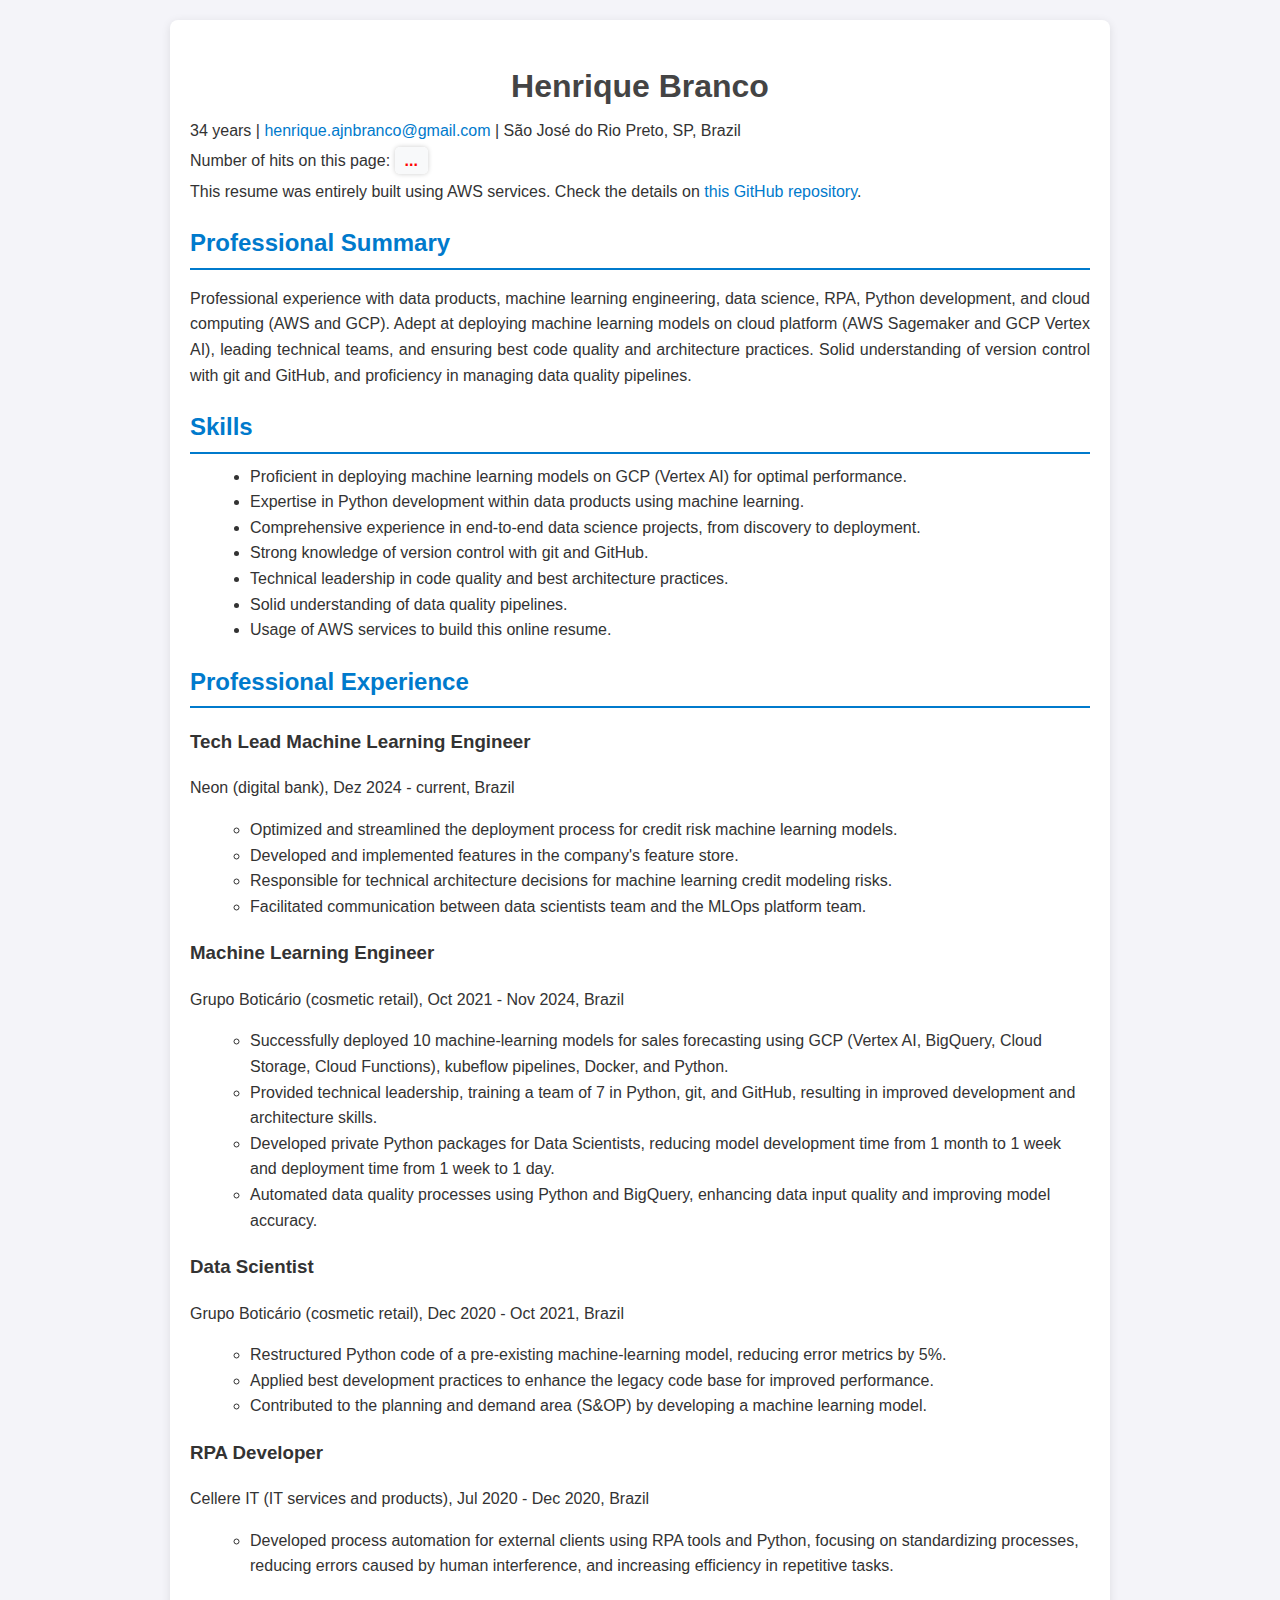
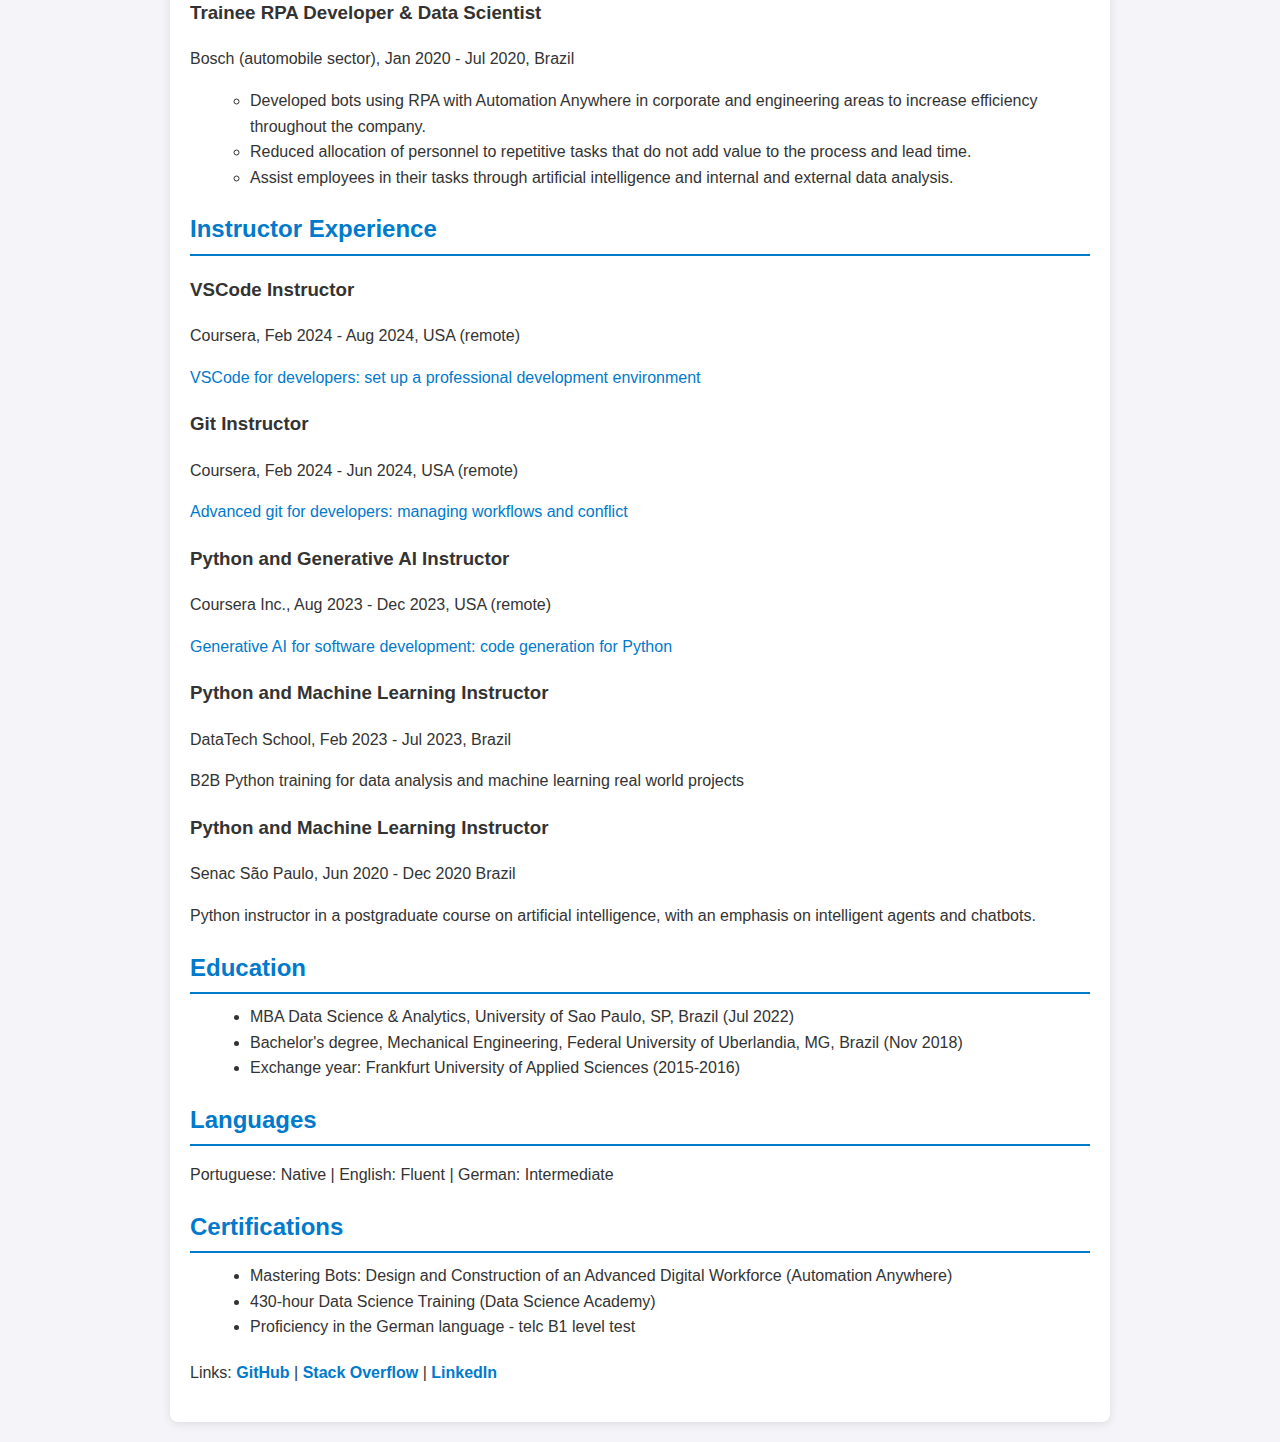
<file: frontend/index.html>
<!DOCTYPE html>
<html lang="en">
  <head>
    <meta charset="UTF-8" />
    <meta name="viewport" content="width=device-width, initial-scale=1.0" />
    <title>Henrique Branco Resume</title>
    <link rel="stylesheet" href="styles.css" />
  </head>
  <body>
    <div class="resume">
      <header>
        <h1>Henrique Branco</h1>
        <p>
          34 years |
          <a href="mailto:henrique.ajnbranco@gmail.com"
            >henrique.ajnbranco@gmail.com</a
          >
          | São José do Rio Preto, SP, Brazil
        </p>
        <p>
          Number of hits on this page:
          <span id="visitor-counter">...</span>
        </p>
        <p>
          This resume was entirely built using AWS services. Check the details
          on
          <a href="https://github.com/HenriqueAJNB/aws-resume" target="_blank"
            >this GitHub repository</a
          >.
        </p>
      </header>
      <section>
        <h2>Professional Summary</h2>
        <p>
          Professional experience with data products, machine learning
          engineering, data science, RPA, Python development, and cloud
          computing (AWS and GCP). Adept at deploying machine learning models on
          cloud platform (AWS Sagemaker and GCP Vertex AI), leading technical
          teams, and ensuring best code quality and architecture practices.
          Solid understanding of version control with git and GitHub, and
          proficiency in managing data quality pipelines.
        </p>
      </section>
      <section>
        <h2>Skills</h2>
        <ul>
          <li>
            Proficient in deploying machine learning models on GCP (Vertex AI)
            for optimal performance.
          </li>
          <li>
            Expertise in Python development within data products using machine
            learning.
          </li>
          <li>
            Comprehensive experience in end-to-end data science projects, from
            discovery to deployment.
          </li>
          <li>Strong knowledge of version control with git and GitHub.</li>
          <li>
            Technical leadership in code quality and best architecture
            practices.
          </li>
          <li>Solid understanding of data quality pipelines.</li>
          <li>Usage of AWS services to build this online resume.</li>
        </ul>
      </section>
      <section>
        <h2>Professional Experience</h2>
        <div class="job">
          <h3>Tech Lead Machine Learning Engineer</h3>
          <p>Neon (digital bank), Dez 2024 - current, Brazil</p>
          <ul>
            <li>
              Optimized and streamlined the deployment process for credit risk
              machine learning models.
            </li>
            <li>
              Developed and implemented features in the company's feature store.
            </li>
            <li>
              Responsible for technical architecture decisions for machine
              learning credit modeling risks.
            </li>
            <li>
              Facilitated communication between data scientists team and the
              MLOps platform team.
            </li>
          </ul>
        </div>
        <div class="job">
          <h3>Machine Learning Engineer</h3>
          <p>Grupo Boticário (cosmetic retail), Oct 2021 - Nov 2024, Brazil</p>
          <ul>
            <li>
              Successfully deployed 10 machine-learning models for sales
              forecasting using GCP (Vertex AI, BigQuery, Cloud Storage, Cloud
              Functions), kubeflow pipelines, Docker, and Python.
            </li>
            <li>
              Provided technical leadership, training a team of 7 in Python,
              git, and GitHub, resulting in improved development and
              architecture skills.
            </li>
            <li>
              Developed private Python packages for Data Scientists, reducing
              model development time from 1 month to 1 week and deployment time
              from 1 week to 1 day.
            </li>
            <li>
              Automated data quality processes using Python and BigQuery,
              enhancing data input quality and improving model accuracy.
            </li>
          </ul>
        </div>
        <div class="job">
          <h3>Data Scientist</h3>
          <p>Grupo Boticário (cosmetic retail), Dec 2020 - Oct 2021, Brazil</p>
          <ul>
            <li>
              Restructured Python code of a pre-existing machine-learning model,
              reducing error metrics by 5%.
            </li>
            <li>
              Applied best development practices to enhance the legacy code base
              for improved performance.
            </li>
            <li>
              Contributed to the planning and demand area (S&OP) by developing a
              machine learning model.
            </li>
          </ul>
        </div>
        <div class="job">
          <h3>RPA Developer</h3>
          <p>
            Cellere IT (IT services and products), Jul 2020 - Dec 2020, Brazil
          </p>
          <ul>
            <li>
              Developed process automation for external clients using RPA tools
              and Python, focusing on standardizing processes, reducing errors
              caused by human interference, and increasing efficiency in
              repetitive tasks.
            </li>
          </ul>
        </div>
        <div class="job">
          <h3>Trainee RPA Developer & Data Scientist</h3>
          <p>Bosch (automobile sector), Jan 2020 - Jul 2020, Brazil</p>
          <ul>
            <li>
              Developed bots using RPA with Automation Anywhere in corporate and
              engineering areas to increase efficiency throughout the company.
            </li>
            <li>
              Reduced allocation of personnel to repetitive tasks that do not
              add value to the process and lead time.
            </li>
            <li>
              Assist employees in their tasks through artificial intelligence
              and internal and external data analysis.
            </li>
          </ul>
        </div>
      </section>
      <section>
        <h2>Instructor Experience</h2>
        <div>
          <h3>VSCode Instructor</h3>
          <p>Coursera, Feb 2024 - Aug 2024, USA (remote)</p>
          <a
            href="https://www.coursera.org/projects/vscode-for-developers-set-up-a-professional-environment"
            target="_blank"
            >VSCode for developers: set up a professional development
            environment</a
          >
        </div>
        <div>
          <h3>Git Instructor</h3>
          <p>Coursera, Feb 2024 - Jun 2024, USA (remote)</p>
          <a
            href="https://www.coursera.org/projects/git-for-developers-managing-workflows-and-conflicts"
            target="_blank"
            >Advanced git for developers: managing workflows and conflict</a
          >
        </div>
        <div>
          <h3>Python and Generative AI Instructor</h3>
          <p>Coursera Inc., Aug 2023 - Dec 2023, USA (remote)</p>
          <a
            href="https://www.coursera.org/projects/gen-ai-code-generation-for-python"
            target="_blank"
            >Generative AI for software development: code generation for
            Python</a
          >
        </div>
        <div>
          <h3>Python and Machine Learning Instructor</h3>
          <p>DataTech School, Feb 2023 - Jul 2023, Brazil</p>
          <p>
            B2B Python training for data analysis and machine learning real
            world projects
          </p>
        </div>
        <div>
          <h3>Python and Machine Learning Instructor</h3>
          <p>Senac São Paulo, Jun 2020 - Dec 2020 Brazil</p>
          <p>
            Python instructor in a postgraduate course on artificial
            intelligence, with an emphasis on intelligent agents and chatbots.
          </p>
        </div>
      </section>
      <section>
        <h2>Education</h2>
        <ul>
          <li>
            MBA Data Science & Analytics, University of Sao Paulo, SP, Brazil
            (Jul 2022)
          </li>
          <li>
            Bachelor's degree, Mechanical Engineering, Federal University of
            Uberlandia, MG, Brazil (Nov 2018)
          </li>
          <li>
            Exchange year: Frankfurt University of Applied Sciences (2015-2016)
          </li>
        </ul>
      </section>
      <section>
        <h2>Languages</h2>
        <p>Portuguese: Native | English: Fluent | German: Intermediate</p>
      </section>
      <section>
        <h2>Certifications</h2>
        <ul>
          <li>
            Mastering Bots: Design and Construction of an Advanced Digital
            Workforce (Automation Anywhere)
          </li>
          <li>430-hour Data Science Training (Data Science Academy)</li>
          <li>Proficiency in the German language - telc B1 level test</li>
        </ul>
      </section>
      <footer>
        <p>
          Links: <a href="https://github.com/HenriqueAJNB">GitHub</a> |
          <a href="https://stackoverflow.com/users/12787236/henrique-branco"
            >Stack Overflow</a
          >
          | <a href="https://www.linkedin.com/in/henriqueajnb/">LinkedIn</a>
        </p>
      </footer>
    </div>
    <script src="visitors_counter.js"></script>
  </body>
</html>
</file>
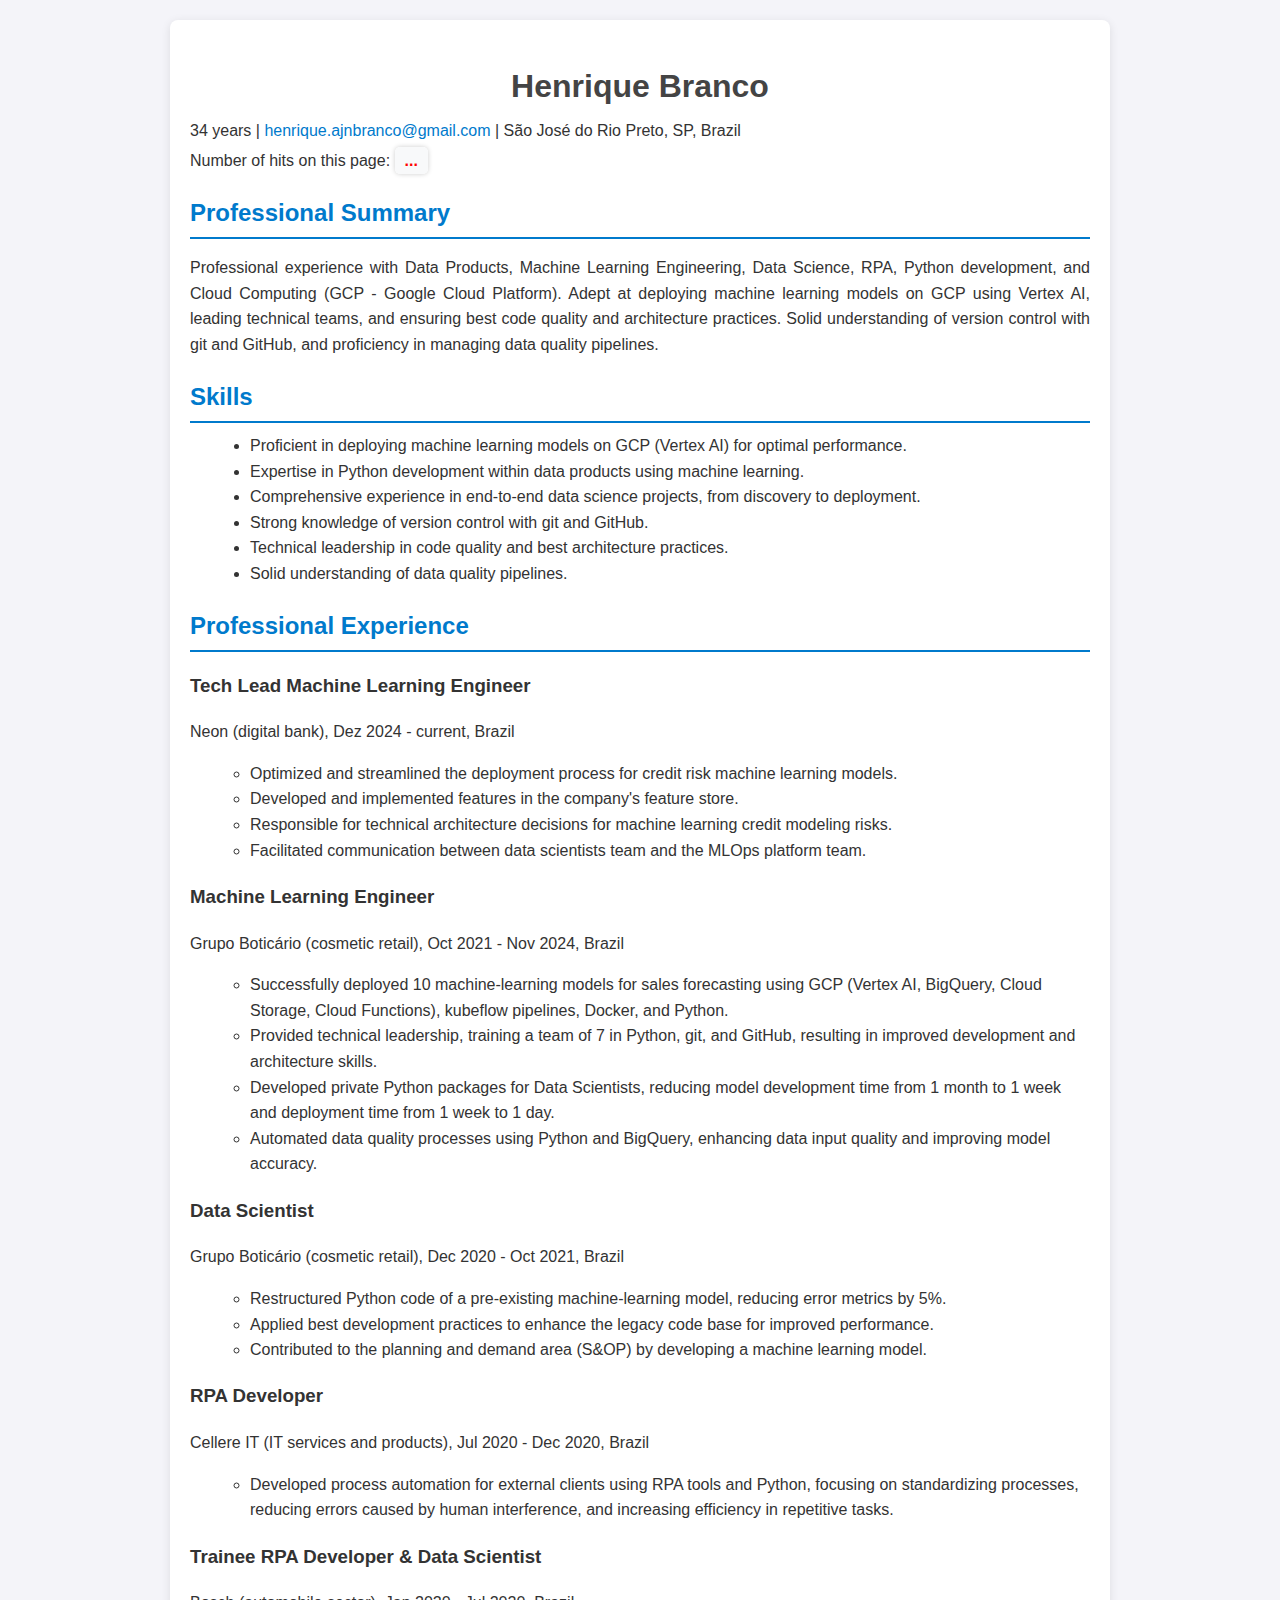
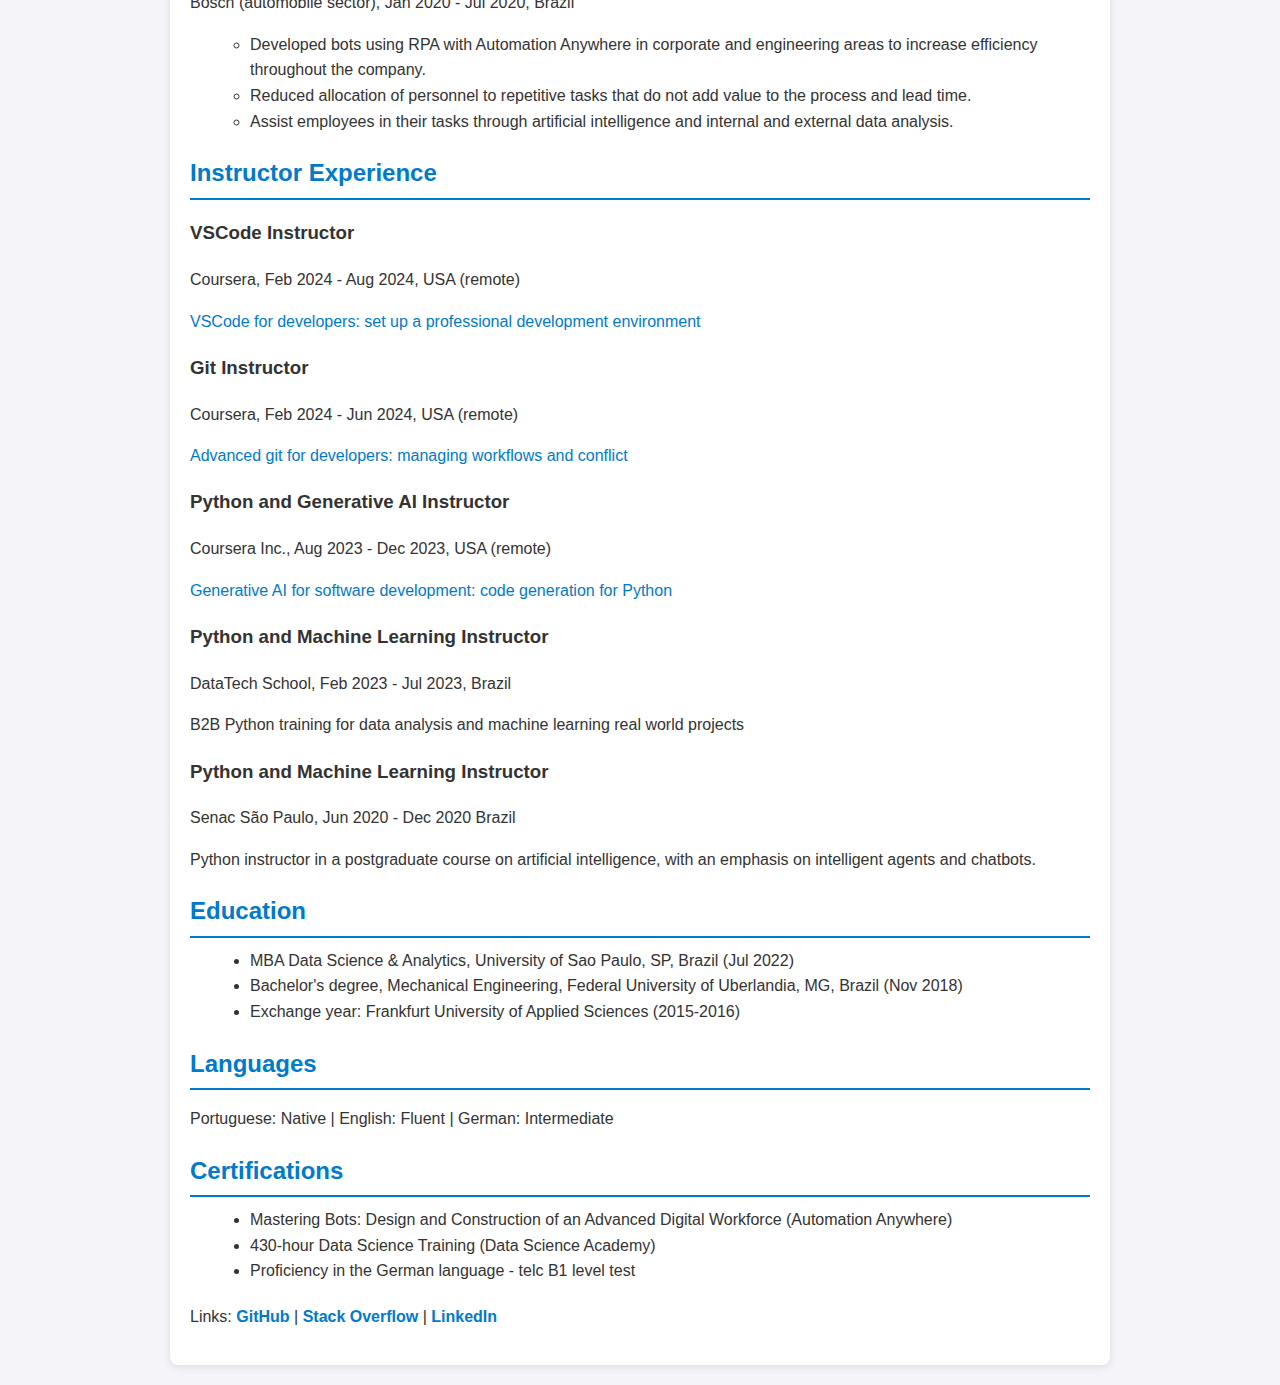
<file: frontend/s3/index.html>
<!DOCTYPE html>
<html lang="en">
  <head>
    <meta charset="UTF-8" />
    <meta name="viewport" content="width=device-width, initial-scale=1.0" />
    <title>Henrique Branco Resume</title>
    <link rel="stylesheet" href="styles.css" />
  </head>
  <body>
    <div class="resume">
      <header>
        <h1>Henrique Branco</h1>
        <p>
          34 years |
          <a href="mailto:henrique.ajnbranco@gmail.com"
            >henrique.ajnbranco@gmail.com</a
          >
          | São José do Rio Preto, SP, Brazil
        </p>
        <p>
          Number of hits on this page:
          <span id="visitor-counter">...</span>
        </p>
      </header>
      <section>
        <h2>Professional Summary</h2>
        <p>
          Professional experience with Data Products, Machine Learning
          Engineering, Data Science, RPA, Python development, and Cloud
          Computing (GCP - Google Cloud Platform). Adept at deploying machine
          learning models on GCP using Vertex AI, leading technical teams, and
          ensuring best code quality and architecture practices. Solid
          understanding of version control with git and GitHub, and proficiency
          in managing data quality pipelines.
        </p>
      </section>
      <section>
        <h2>Skills</h2>
        <ul>
          <li>
            Proficient in deploying machine learning models on GCP (Vertex AI)
            for optimal performance.
          </li>
          <li>
            Expertise in Python development within data products using machine
            learning.
          </li>
          <li>
            Comprehensive experience in end-to-end data science projects, from
            discovery to deployment.
          </li>
          <li>Strong knowledge of version control with git and GitHub.</li>
          <li>
            Technical leadership in code quality and best architecture
            practices.
          </li>
          <li>Solid understanding of data quality pipelines.</li>
        </ul>
      </section>
      <section>
        <h2>Professional Experience</h2>
        <div class="job">
          <h3>Tech Lead Machine Learning Engineer</h3>
          <p>Neon (digital bank), Dez 2024 - current, Brazil</p>
          <ul>
            <li>
              Optimized and streamlined the deployment process for credit risk
              machine learning models.
            </li>
            <li>
              Developed and implemented features in the company's feature store.
            </li>
            <li>
              Responsible for technical architecture decisions for machine
              learning credit modeling risks.
            </li>
            <li>
              Facilitated communication between data scientists team and the
              MLOps platform team.
            </li>
          </ul>
        </div>
        <div class="job">
          <h3>Machine Learning Engineer</h3>
          <p>Grupo Boticário (cosmetic retail), Oct 2021 - Nov 2024, Brazil</p>
          <ul>
            <li>
              Successfully deployed 10 machine-learning models for sales
              forecasting using GCP (Vertex AI, BigQuery, Cloud Storage, Cloud
              Functions), kubeflow pipelines, Docker, and Python.
            </li>
            <li>
              Provided technical leadership, training a team of 7 in Python,
              git, and GitHub, resulting in improved development and
              architecture skills.
            </li>
            <li>
              Developed private Python packages for Data Scientists, reducing
              model development time from 1 month to 1 week and deployment time
              from 1 week to 1 day.
            </li>
            <li>
              Automated data quality processes using Python and BigQuery,
              enhancing data input quality and improving model accuracy.
            </li>
          </ul>
        </div>
        <div class="job">
          <h3>Data Scientist</h3>
          <p>Grupo Boticário (cosmetic retail), Dec 2020 - Oct 2021, Brazil</p>
          <ul>
            <li>
              Restructured Python code of a pre-existing machine-learning model,
              reducing error metrics by 5%.
            </li>
            <li>
              Applied best development practices to enhance the legacy code base
              for improved performance.
            </li>
            <li>
              Contributed to the planning and demand area (S&OP) by developing a
              machine learning model.
            </li>
          </ul>
        </div>
        <div class="job">
          <h3>RPA Developer</h3>
          <p>
            Cellere IT (IT services and products), Jul 2020 - Dec 2020, Brazil
          </p>
          <ul>
            <li>
              Developed process automation for external clients using RPA tools
              and Python, focusing on standardizing processes, reducing errors
              caused by human interference, and increasing efficiency in
              repetitive tasks.
            </li>
          </ul>
        </div>
        <div class="job">
          <h3>Trainee RPA Developer & Data Scientist</h3>
          <p>Bosch (automobile sector), Jan 2020 - Jul 2020, Brazil</p>
          <ul>
            <li>
              Developed bots using RPA with Automation Anywhere in corporate and
              engineering areas to increase efficiency throughout the company.
            </li>
            <li>
              Reduced allocation of personnel to repetitive tasks that do not
              add value to the process and lead time.
            </li>
            <li>
              Assist employees in their tasks through artificial intelligence
              and internal and external data analysis.
            </li>
          </ul>
        </div>
      </section>
      <section>
        <h2>Instructor Experience</h2>
        <div>
          <h3>VSCode Instructor</h3>
          <p>Coursera, Feb 2024 - Aug 2024, USA (remote)</p>
          <a
            href="https://www.coursera.org/projects/vscode-for-developers-set-up-a-professional-environment"
            target="_blank"
            >VSCode for developers: set up a professional development
            environment</a
          >
        </div>
        <div>
          <h3>Git Instructor</h3>
          <p>Coursera, Feb 2024 - Jun 2024, USA (remote)</p>
          <a
            href="https://www.coursera.org/projects/git-for-developers-managing-workflows-and-conflicts"
            target="_blank"
            >Advanced git for developers: managing workflows and conflict</a
          >
        </div>
        <div>
          <h3>Python and Generative AI Instructor</h3>
          <p>Coursera Inc., Aug 2023 - Dec 2023, USA (remote)</p>
          <a
            href="https://www.coursera.org/projects/gen-ai-code-generation-for-python"
            target="_blank"
            >Generative AI for software development: code generation for
            Python</a
          >
        </div>
        <div>
          <h3>Python and Machine Learning Instructor</h3>
          <p>DataTech School, Feb 2023 - Jul 2023, Brazil</p>
          <p>
            B2B Python training for data analysis and machine learning real
            world projects
          </p>
        </div>
        <div>
          <h3>Python and Machine Learning Instructor</h3>
          <p>Senac São Paulo, Jun 2020 - Dec 2020 Brazil</p>
          <p>
            Python instructor in a postgraduate course on artificial
            intelligence, with an emphasis on intelligent agents and chatbots.
          </p>
        </div>
      </section>
      <section>
        <h2>Education</h2>
        <ul>
          <li>
            MBA Data Science & Analytics, University of Sao Paulo, SP, Brazil
            (Jul 2022)
          </li>
          <li>
            Bachelor's degree, Mechanical Engineering, Federal University of
            Uberlandia, MG, Brazil (Nov 2018)
          </li>
          <li>
            Exchange year: Frankfurt University of Applied Sciences (2015-2016)
          </li>
        </ul>
      </section>
      <section>
        <h2>Languages</h2>
        <p>Portuguese: Native | English: Fluent | German: Intermediate</p>
      </section>
      <section>
        <h2>Certifications</h2>
        <ul>
          <li>
            Mastering Bots: Design and Construction of an Advanced Digital
            Workforce (Automation Anywhere)
          </li>
          <li>430-hour Data Science Training (Data Science Academy)</li>
          <li>Proficiency in the German language - telc B1 level test</li>
        </ul>
      </section>
      <footer>
        <p>
          Links: <a href="https://github.com/HenriqueAJNB">GitHub</a> |
          <a href="https://stackoverflow.com/users/12787236/henrique-branco"
            >Stack Overflow</a
          >
          | <a href="https://www.linkedin.com/in/henriqueajnb/">LinkedIn</a>
        </p>
      </footer>
    </div>
    <script src="visitors_counter.js"></script>
  </body>
</html>
</file>
<file: frontend/styles.css>
/* Base styles */
body {
  font-family: "Arial", sans-serif;
  line-height: 1.6;
  margin: 0;
  padding: 0;
  background-color: #f4f4f9;
  color: #333;
}

a {
  color: #007acc;
  text-decoration: none;
}

p {
  text-align: justify;
}

a:hover {
  text-decoration: underline;
}

h1,
h2 {
  color: #444;
}

/* Resume container */
.resume {
  max-width: 900px;
  margin: 20px auto;
  padding: 20px;
  background: #fff;
  box-shadow: 0 2px 10px rgba(0, 0, 0, 0.1);
  border-radius: 8px;
}

/* Header */
header {
  text-align: center;
  margin-bottom: 20px;
}

header h1 {
  font-size: 2em;
  margin-bottom: 5px;
}

header p {
  margin: 5px 0;
  font-size: 1em;
}

/* Section titles */
h2 {
  font-size: 1.5em;
  margin-bottom: 10px;
  border-bottom: 2px solid #007acc;
  padding-bottom: 5px;
  color: #007acc;
}

/* Sections */
section {
  margin-bottom: 20px;
}

ul {
  list-style: disc;
  margin: 10px 0 10px 20px;
}

.job ul {
  list-style: circle;
  margin-left: 20px;
}

/* Footer */
footer ul {
  list-style: none;
  padding: 0;
  text-align: center;
}

footer li {
  display: inline-block;
  margin: 0 10px;
}

footer a {
  font-weight: bold;
}

/* Add to your styles.css */
#visitor-counter {
  font-weight: bold;
  color: #ff0000;
  background-color: #f8f9fa;
  padding: 5px 10px;
  border-radius: 5px;
  box-shadow: 0 0 5px rgba(0, 0, 0, 0.2);
}
</file>
<file: frontend/s3/styles.css>
/* Base styles */
body {
  font-family: "Arial", sans-serif;
  line-height: 1.6;
  margin: 0;
  padding: 0;
  background-color: #f4f4f9;
  color: #333;
}

a {
  color: #007acc;
  text-decoration: none;
}

p {
  text-align: justify;
}

a:hover {
  text-decoration: underline;
}

h1,
h2 {
  color: #444;
}

/* Resume container */
.resume {
  max-width: 900px;
  margin: 20px auto;
  padding: 20px;
  background: #fff;
  box-shadow: 0 2px 10px rgba(0, 0, 0, 0.1);
  border-radius: 8px;
}

/* Header */
header {
  text-align: center;
  margin-bottom: 20px;
}

header h1 {
  font-size: 2em;
  margin-bottom: 5px;
}

header p {
  margin: 5px 0;
  font-size: 1em;
}

/* Section titles */
h2 {
  font-size: 1.5em;
  margin-bottom: 10px;
  border-bottom: 2px solid #007acc;
  padding-bottom: 5px;
  color: #007acc;
}

/* Sections */
section {
  margin-bottom: 20px;
}

ul {
  list-style: disc;
  margin: 10px 0 10px 20px;
}

.job ul {
  list-style: circle;
  margin-left: 20px;
}

/* Footer */
footer ul {
  list-style: none;
  padding: 0;
  text-align: center;
}

footer li {
  display: inline-block;
  margin: 0 10px;
}

footer a {
  font-weight: bold;
}

/* Add to your styles.css */
#visitor-counter {
  font-weight: bold;
  color: #ff0000;
  background-color: #f8f9fa;
  padding: 5px 10px;
  border-radius: 5px;
  box-shadow: 0 0 5px rgba(0, 0, 0, 0.2);
}
</file>
